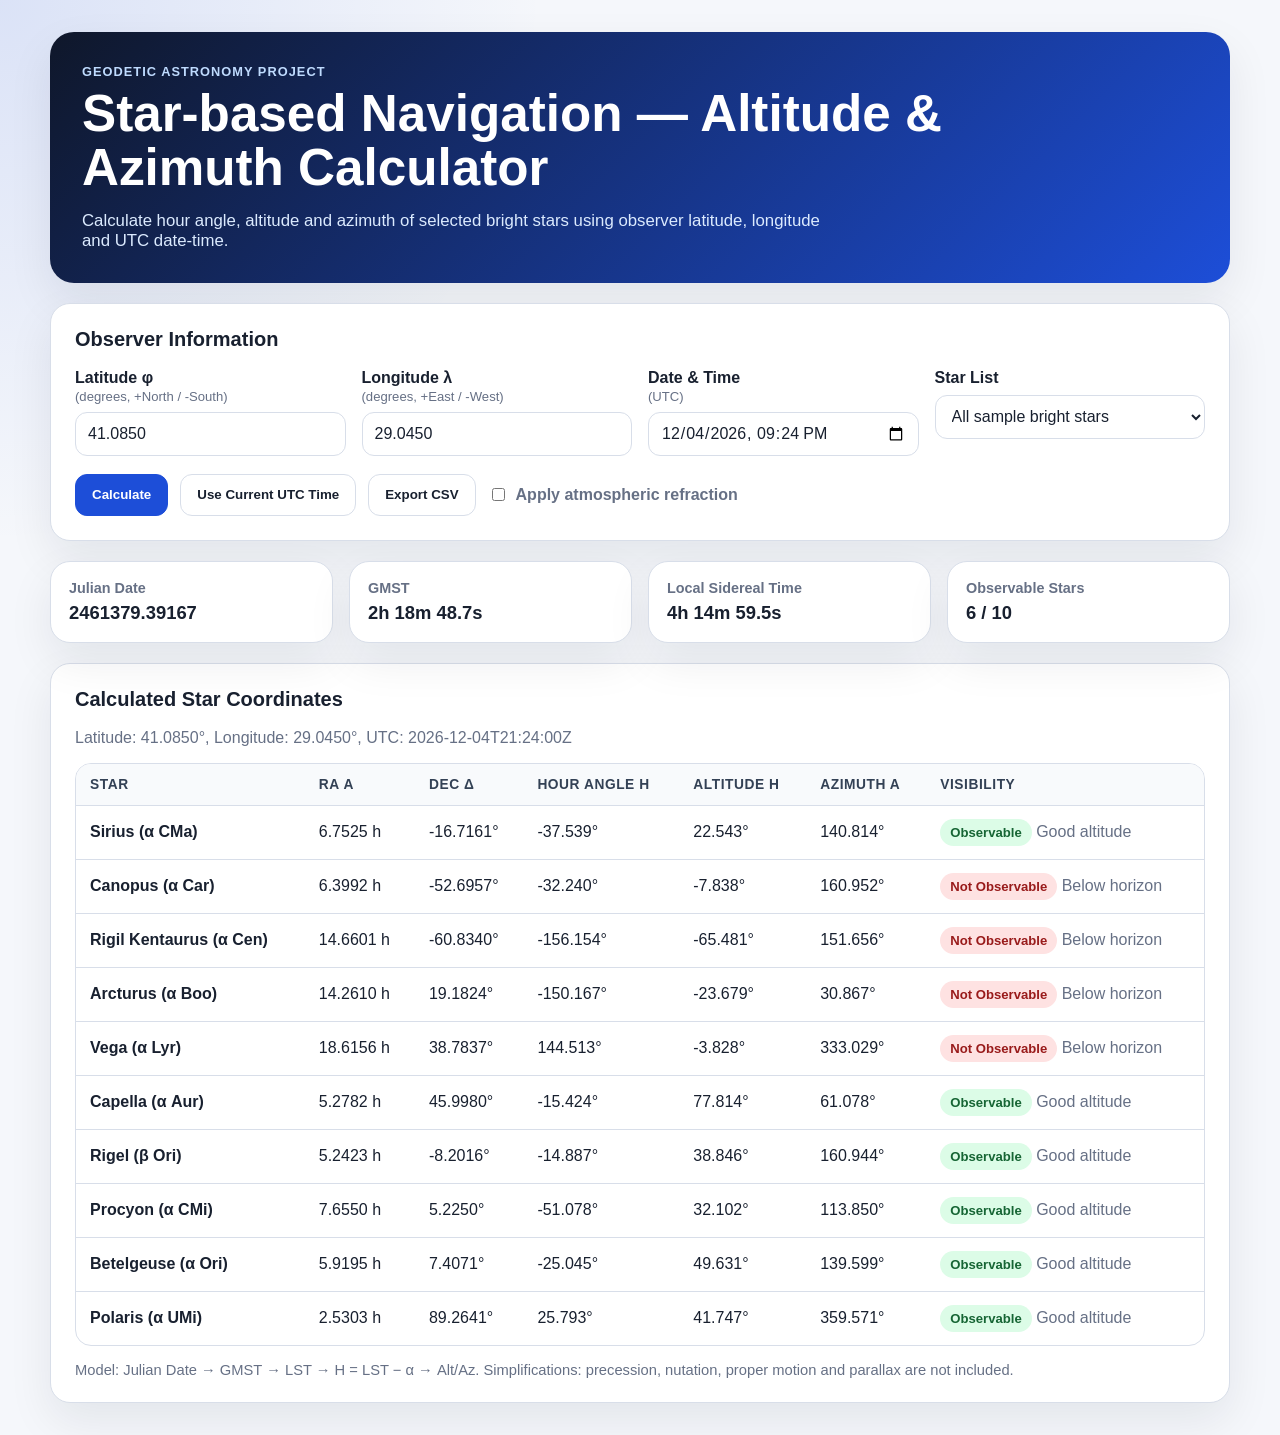
<file: index.html>
<!DOCTYPE html>
<html lang="en">
<head>
  <meta charset="UTF-8" />
  <meta name="viewport" content="width=device-width, initial-scale=1.0" />
  <title>Star Navigation Alt/Az Calculator</title>
  <link rel="stylesheet" href="style.css" />
</head>
<body>
  <main class="app">
    <section class="hero">
      <div>
        <p class="eyebrow">Geodetic Astronomy Project</p>
        <h1>Star-based Navigation — Altitude & Azimuth Calculator</h1>
        <p class="description">
          Calculate hour angle, altitude and azimuth of selected bright stars using observer
          latitude, longitude and UTC date-time.
        </p>
      </div>
    </section>

    <section class="panel">
      <h2>Observer Information</h2>

      <div class="form-grid">
        <div class="field">
          <label for="latitude">Latitude φ <span>(degrees, +North / -South)</span></label>
          <input id="latitude" type="number" step="0.0001" min="-90" max="90" value="41.0850" />
        </div>

        <div class="field">
          <label for="longitude">Longitude λ <span>(degrees, +East / -West)</span></label>
          <input id="longitude" type="number" step="0.0001" min="-180" max="180" value="29.0450" />
        </div>

        <div class="field">
          <label for="datetime">Date & Time <span>(UTC)</span></label>
          <input id="datetime" type="datetime-local" />
        </div>

        <div class="field">
          <label for="starFilter">Star List</label>
          <select id="starFilter">
            <option value="all">All sample bright stars</option>
            <option value="top5">Top 5 brightest stars</option>
            <option value="visible">Only observable stars</option>
          </select>
        </div>
      </div>

      <div class="actions">
        <button id="calculateBtn" class="primary">Calculate</button>
        <button id="nowBtn" type="button">Use Current UTC Time</button>
        <button id="exportBtn" type="button" disabled>Export CSV</button>

        <label class="check">
          <input id="refraction" type="checkbox" />
          Apply atmospheric refraction
        </label>
      </div>

      <p id="errorBox" class="error" hidden></p>
    </section>

    <section id="summarySection" class="summary" hidden>
      <article class="summary-card">
        <span>Julian Date</span>
        <strong id="jdValue">-</strong>
      </article>

      <article class="summary-card">
        <span>GMST</span>
        <strong id="gmstValue">-</strong>
      </article>

      <article class="summary-card">
        <span>Local Sidereal Time</span>
        <strong id="lstValue">-</strong>
      </article>

      <article class="summary-card">
        <span>Observable Stars</span>
        <strong id="visibleCount">-</strong>
      </article>
    </section>

    <section id="resultsSection" class="panel" hidden>
      <div class="section-head">
        <div>
          <h2>Calculated Star Coordinates</h2>
          <p id="calculationInfo" class="muted"></p>
        </div>
      </div>

      <div class="table-wrap">
        <table>
          <thead>
            <tr>
              <th>Star</th>
              <th>RA α</th>
              <th>Dec δ</th>
              <th>Hour Angle H</th>
              <th>Altitude h</th>
              <th>Azimuth A</th>
              <th>Visibility</th>
            </tr>
          </thead>
          <tbody id="resultsBody"></tbody>
        </table>
      </div>

      <p class="note">
        Model: Julian Date → GMST → LST → H = LST − α → Alt/Az.
        Simplifications: precession, nutation, proper motion and parallax are not included.
      </p>
    </section>
  </main>

  <script src="app.js"></script>
</body>
</html>
</file>
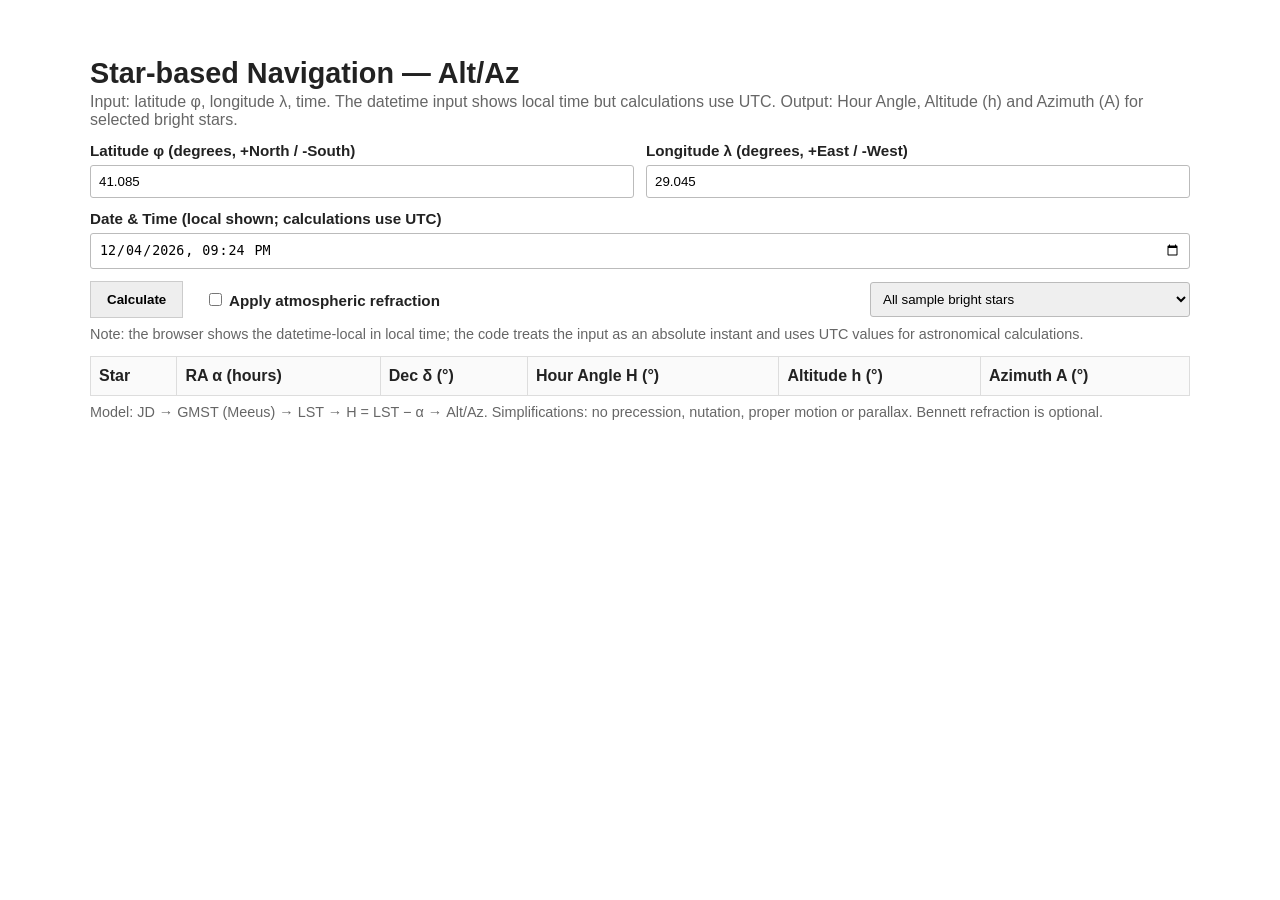
<file: index_Version4 (4).html>
<!doctype html>
<html lang="en">
<head>
<meta charset="utf-8"/>
<meta name="viewport" content="width=device-width,initial-scale=1"/>
<title>Star-based Navigation — Alt/Az</title>
<style>
  :root { font-family: -apple-system, "Segoe UI", Roboto, Arial; color:#222; }
  body { max-width:1100px; margin:26px auto; padding:12px; }
  h1 { font-size:1.8rem; margin-bottom:0.2rem; }
  .note { color:#666; margin-bottom:0.8rem; }
  .grid { display:grid; grid-template-columns: 1fr 1fr; gap:12px; align-items:end; margin-bottom:12px; }
  label { font-weight:700; font-size:0.95rem; margin-bottom:6px; display:block; }
  input[type="number"], input[type="datetime-local"], select { width:100%; padding:8px; box-sizing:border-box; border:1px solid #bbb; border-radius:3px; }
  button { padding:10px 16px; background:#eee; border:1px solid #ccc; cursor:pointer; font-weight:700; }
  table { width:100%; border-collapse:collapse; margin-top:14px; }
  th, td { padding:10px 8px; border:1px solid #ddd; text-align:left; }
  th { background:#fafafa; font-weight:700; }
  .muted { color:#666; font-size:0.9rem; margin-top:8px; }
  .controls { display:flex; gap:10px; align-items:center; }
  @media (max-width:720px) { .grid { grid-template-columns: 1fr; } .controls { flex-direction:column; align-items:stretch; } }
</style>
</head>
<body>
  <h1>Star-based Navigation — Alt/Az</h1>
  <div class="note">Input: latitude φ, longitude λ, time. The datetime input shows local time but calculations use UTC. Output: Hour Angle, Altitude (h) and Azimuth (A) for selected bright stars.</div>

  <div class="grid">
    <div>
      <label>Latitude φ (degrees, +North / -South)</label>
      <input id="lat" type="number" step="0.0001" value="41.085" />
    </div>
    <div>
      <label>Longitude λ (degrees, +East / -West)</label>
      <input id="lon" type="number" step="0.0001" value="29.045" />
    </div>

    <div style="grid-column:1 / span 2;">
      <label>Date & Time (local shown; calculations use UTC)</label>
      <input id="datetime" type="datetime-local" value="" />
    </div>

    <div style="grid-column:1 / span 2;">
      <div class="controls">
        <button id="calc">Calculate</button>
        <label style="font-weight:600; margin:0 6px 0 12px;"><input id="refract" type="checkbox" /> Apply atmospheric refraction</label>
        <select id="starSelect" style="margin-left:auto; max-width:320px;">
          <option value="all">All sample bright stars</option>
          <option value="bright">Only top 5 brightest</option>
        </select>
      </div>
      <div class="muted">Note: the browser shows the datetime-local in local time; the code treats the input as an absolute instant and uses UTC values for astronomical calculations.</div>
    </div>
  </div>

  <table id="results">
    <thead>
      <tr>
        <th>Star</th>
        <th>RA α (hours)</th>
        <th>Dec δ (°)</th>
        <th>Hour Angle H (°)</th>
        <th>Altitude h (°)</th>
        <th>Azimuth A (°)</th>
      </tr>
    </thead>
    <tbody></tbody>
  </table>

  <div class="muted">
    Model: JD → GMST (Meeus) → LST → H = LST − α → Alt/Az. Simplifications: no precession, nutation, proper motion or parallax. Bennett refraction is optional.
  </div>

<script>
// Sample bright star list (RA in hours, Dec in degrees)
const starsFull = [
  { name: "Sirius (α CMa)", ra: 6.752477, dec: -16.716116 },
  { name: "Canopus (α Car)", ra: 6.399203, dec: -52.695661 },
  { name: "Rigil Kentaurus (α Cen)", ra: 14.660139, dec: -60.833992 },
  { name: "Arcturus (α Boo)", ra: 14.261020, dec: 19.182410 },
  { name: "Vega (α Lyr)", ra: 18.615649, dec: 38.783689 },
  { name: "Capella (α Aur)", ra: 5.278155, dec: 45.998028 },
  { name: "Rigel (β Ori)", ra: 5.242298, dec: -8.201640 },
  { name: "Procyon (α CMi)", ra: 7.655033, dec: 5.225000 },
  { name: "Betelgeuse (α Ori)", ra: 5.919529, dec: 7.407064 },
  { name: "Polaris (α UMi)", ra: 2.530301, dec: 89.264109 }
];

// Utility functions
function toRad(d){return d*Math.PI/180;}
function toDeg(r){return r*180/Math.PI;}
function normDeg(a){ a = a % 360; if (a<0) a += 360; return a; }
function normHours(h){ h = h % 24; if (h<0) h += 24; return h; }

// Julian Date from a JS Date (using UTC getters)
function julianDate(date) {
  let Y = date.getUTCFullYear();
  let M = date.getUTCMonth() + 1;
  let D = date.getUTCDate() + date.getUTCHours()/24 + date.getUTCMinutes()/1440 + date.getUTCSeconds()/86400 + date.getUTCMilliseconds()/86400000;
  if (M <= 2) { Y -= 1; M += 12; }
  const A = Math.floor(Y/100);
  const B = 2 - A + Math.floor(A/4);
  const JD = Math.floor(365.25*(Y+4716)) + Math.floor(30.6001*(M+1)) + D + B - 1524.5;
  return JD;
}

// GMST in hours using Meeus formula
function gmstFromJD(JD) {
  const T = (JD - 2451545.0)/36525.0;
  let GMSTdeg = 280.46061837 + 360.98564736629*(JD - 2451545.0) + 0.000387933*T*T - (T*T*T)/38710000.0;
  GMSTdeg = normDeg(GMSTdeg);
  return GMSTdeg / 15.0;
}

// Bennett refraction approximation (returns degrees)
function bennettRefraction(h_deg) {
  const h = h_deg;
  if (h <= -2) return 0;
  const R_arcmin = 1.02 / Math.tan( toRad(h + 10.3/(h + 5.11)) );
  return R_arcmin / 60.0;
}

// Compute altitude and azimuth for a given star
function computeAltAz(latDeg, lonDeg, dateUTC, star, applyRefraction=false) {
  const JD = julianDate(dateUTC);
  const gmst = gmstFromJD(JD); // hours
  let lst = gmst + lonDeg/15.0; // local sidereal time in hours
  lst = normHours(lst);

  // Hour angle in hours, normalize to -12..12
  let Hh = lst - star.ra;
  if (Hh > 12) Hh -= 24;
  if (Hh < -12) Hh += 24;
  const Hdeg = Hh * 15.0;

  const phi = toRad(latDeg);
  const delta = toRad(star.dec);
  const H = toRad(Hdeg);

  // Altitude
  const sin_h = Math.sin(phi)*Math.sin(delta) + Math.cos(phi)*Math.cos(delta)*Math.cos(H);
  let h = Math.asin(sin_h);
  let h_deg = toDeg(h);

  // Azimuth from North toward East (0..360)
  let A = Math.atan2(Math.sin(H), Math.cos(H)*Math.sin(phi) - Math.tan(delta)*Math.cos(phi));
  let A_deg = normDeg(toDeg(A));

  if (applyRefraction) {
    const R = bennettRefraction(h_deg);
    h_deg += R;
    // Azimuth change due to refraction is negligible for this purpose.
  }

  return { lst_hours: lst, H_deg: Hdeg, alt_deg: h_deg, az_deg: A_deg };
}

function format(x, d=3) { return (isFinite(x) ? x.toFixed(d) : ""); }

function updateTable() {
  const lat = parseFloat(document.getElementById('lat').value);
  const lon = parseFloat(document.getElementById('lon').value);
  const dtInput = document.getElementById('datetime').value;
  const tbody = document.querySelector('#results tbody');
  tbody.innerHTML = "";

  if (!dtInput) {
    tbody.innerHTML = '<tr><td colspan="6" style="color:#666">Please select a date & time and click Calculate.</td></tr>';
    return;
  }

  // datetime-local provides a local time string such as "2025-12-20T14:05"
  const localDate = new Date(dtInput);
  // Use the JS Date (it represents an absolute instant); further functions use UTC getters
  const dateUTC = new Date(localDate.getTime());

  const applyRef = document.getElementById('refract').checked;
  const sel = document.getElementById('starSelect').value;
  const list = (sel === 'bright') ? starsFull.slice(0,5) : starsFull;

  for (const s of list) {
    const r = computeAltAz(lat, lon, dateUTC, s, applyRef);
    const tr = document.createElement('tr');
    tr.innerHTML = `
      <td>${s.name}</td>
      <td>${format(s.ra,4)}</td>
      <td>${format(s.dec,4)}</td>
      <td>${format(r.H_deg,3)}</td>
      <td>${format(r.alt_deg,3)}</td>
      <td>${format(r.az_deg,3)}</td>
    `;
    tbody.appendChild(tr);
  }
}

// Initialize the datetime-local input with current local time (rounded to minutes)
(function init() {
  const now = new Date();
  now.setSeconds(0); now.setMilliseconds(0);
  const tzOffset = now.getTimezoneOffset() * 60000;
  const localISO = new Date(now.getTime() - tzOffset).toISOString().slice(0,16);
  document.getElementById('datetime').value = localISO;
})();

document.getElementById('calc').addEventListener('click', updateTable);
document.getElementById('datetime').addEventListener('keydown', (e)=>{ if (e.key==='Enter') updateTable(); });
</script>
</body>
</html>
</file>
<file: style.css>
:root {
  --bg: #f5f7fb;
  --panel: #ffffff;
  --text: #18202f;
  --muted: #667085;
  --border: #d8dee9;
  --primary: #1d4ed8;
  --primary-dark: #1e40af;
  --success-bg: #dcfce7;
  --success-text: #166534;
  --warning-bg: #fef3c7;
  --warning-text: #92400e;
  --danger-bg: #fee2e2;
  --danger-text: #991b1b;
  --shadow: 0 18px 45px rgba(15, 23, 42, 0.08);
}

* {
  box-sizing: border-box;
}

body {
  margin: 0;
  font-family: Inter, -apple-system, BlinkMacSystemFont, "Segoe UI", Roboto, Arial, sans-serif;
  background:
    radial-gradient(circle at top left, rgba(29, 78, 216, 0.12), transparent 34rem),
    var(--bg);
  color: var(--text);
}

.app {
  width: min(1180px, calc(100% - 32px));
  margin: 32px auto;
}

.hero {
  display: flex;
  align-items: center;
  justify-content: space-between;
  gap: 24px;
  padding: 32px;
  margin-bottom: 20px;
  color: white;
  background: linear-gradient(135deg, #0f172a, #1d4ed8);
  border-radius: 24px;
  box-shadow: var(--shadow);
}

.eyebrow {
  margin: 0 0 8px;
  color: #bfdbfe;
  font-weight: 700;
  letter-spacing: 0.08em;
  text-transform: uppercase;
  font-size: 0.8rem;
}

h1, h2 {
  margin: 0;
}

h1 {
  max-width: 860px;
  font-size: clamp(2rem, 4vw, 3.3rem);
  line-height: 1.05;
}

h2 {
  font-size: 1.25rem;
  margin-bottom: 18px;
}

.description {
  max-width: 760px;
  margin: 16px 0 0;
  color: #dbeafe;
  font-size: 1.05rem;
}

.panel,
.summary-card {
  background: var(--panel);
  border: 1px solid var(--border);
  border-radius: 20px;
  box-shadow: var(--shadow);
}

.panel {
  padding: 24px;
  margin-bottom: 20px;
}

.form-grid {
  display: grid;
  grid-template-columns: repeat(4, 1fr);
  gap: 16px;
}

.field label {
  display: block;
  margin-bottom: 8px;
  font-weight: 700;
}

.field label span {
  display: block;
  margin-top: 2px;
  color: var(--muted);
  font-weight: 500;
  font-size: 0.82rem;
}

input,
select {
  width: 100%;
  min-height: 44px;
  padding: 10px 12px;
  border: 1px solid var(--border);
  border-radius: 12px;
  font: inherit;
  background: white;
  color: var(--text);
}

input:focus,
select:focus {
  outline: 3px solid rgba(29, 78, 216, 0.18);
  border-color: var(--primary);
}

.actions {
  display: flex;
  flex-wrap: wrap;
  align-items: center;
  gap: 12px;
  margin-top: 18px;
}

button {
  min-height: 42px;
  padding: 10px 16px;
  border: 1px solid var(--border);
  border-radius: 12px;
  background: white;
  color: var(--text);
  font-weight: 800;
  cursor: pointer;
  transition: transform 0.15s ease, background-color 0.15s ease;
}

button:hover {
  transform: translateY(-1px);
}

button:disabled {
  opacity: 0.5;
  cursor: not-allowed;
  transform: none;
}

button.primary {
  border-color: var(--primary);
  background: var(--primary);
  color: white;
}

button.primary:hover {
  background: var(--primary-dark);
}

.check {
  display: inline-flex;
  align-items: center;
  gap: 8px;
  color: var(--muted);
  font-weight: 700;
}

.check input {
  width: auto;
  min-height: auto;
}

.error {
  margin: 16px 0 0;
  padding: 12px 14px;
  border: 1px solid #fecaca;
  border-radius: 12px;
  color: var(--danger-text);
  background: var(--danger-bg);
  font-weight: 700;
}

.summary {
  display: grid;
  grid-template-columns: repeat(4, 1fr);
  gap: 16px;
  margin-bottom: 20px;
}

.summary-card {
  padding: 18px;
}

.summary-card span {
  display: block;
  margin-bottom: 6px;
  color: var(--muted);
  font-size: 0.9rem;
  font-weight: 700;
}

.summary-card strong {
  font-size: 1.15rem;
}

.section-head {
  display: flex;
  justify-content: space-between;
  align-items: start;
  gap: 16px;
}

.muted,
.note {
  color: var(--muted);
}

.note {
  margin: 16px 0 0;
  font-size: 0.92rem;
}

.table-wrap {
  overflow-x: auto;
  border: 1px solid var(--border);
  border-radius: 16px;
}

table {
  width: 100%;
  border-collapse: collapse;
  min-width: 850px;
}

th,
td {
  padding: 13px 14px;
  border-bottom: 1px solid var(--border);
  text-align: left;
  white-space: nowrap;
}

th {
  background: #f8fafc;
  color: #334155;
  font-size: 0.86rem;
  text-transform: uppercase;
  letter-spacing: 0.04em;
}

tr:last-child td {
  border-bottom: none;
}

.badge {
  display: inline-flex;
  align-items: center;
  padding: 6px 10px;
  border-radius: 999px;
  font-size: 0.82rem;
  font-weight: 800;
}

.badge.observable {
  color: var(--success-text);
  background: var(--success-bg);
}

.badge.near-horizon {
  color: var(--warning-text);
  background: var(--warning-bg);
}

.badge.not-observable {
  color: var(--danger-text);
  background: var(--danger-bg);
}

@media (max-width: 900px) {
  .form-grid,
  .summary {
    grid-template-columns: repeat(2, 1fr);
  }

  .hero {
    padding: 24px;
  }
}

@media (max-width: 620px) {
  .app {
    width: min(100% - 20px, 1180px);
    margin: 16px auto;
  }

  .form-grid,
  .summary {
    grid-template-columns: 1fr;
  }

  .actions {
    align-items: stretch;
    flex-direction: column;
  }

  button,
  .check {
    width: 100%;
    justify-content: center;
  }
}
</file>
